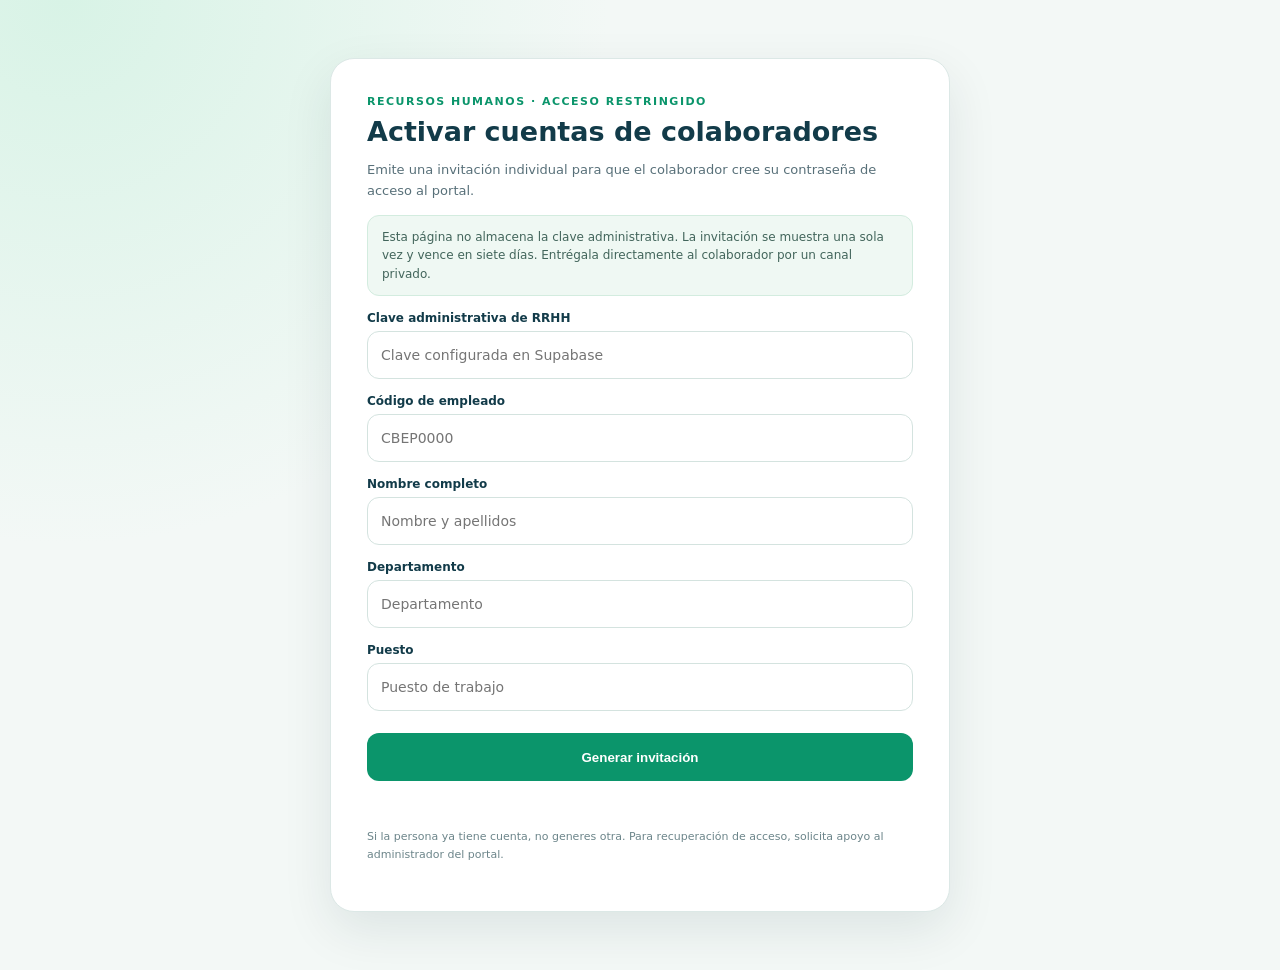
<file: admin-platanito.html>
<!doctype html>
<html lang="es">
<head>
<meta charset="utf-8">
<meta name="viewport" content="width=device-width,initial-scale=1">
<meta name="robots" content="noindex,nofollow">
<meta name="theme-color" content="#062a3a">
<title>Administración de cuentas | Agroindustrias Cayo Blanco</title>
<style>
:root{font-family:Inter,system-ui,-apple-system,"Segoe UI",sans-serif;color:#123b49;background:#f3f8f6}
*{box-sizing:border-box}body{margin:0;padding:28px 14px;background:radial-gradient(circle at 5% 0,#d8f3e6,transparent 35%),#f3f8f6}
main{width:min(620px,100%);margin:30px auto;padding:clamp(20px,5vw,36px);background:#fff;border:1px solid #dce8e6;border-radius:24px;box-shadow:0 18px 50px #062a3a18}
.kicker{font-size:11px;font-weight:800;letter-spacing:1.5px;color:#0b956b}h1{margin:8px 0 6px;font-size:27px}p{color:#587079;font-size:13px;line-height:1.6}
label{display:block;margin:15px 0 6px;font-size:12px;font-weight:800}
input{width:100%;min-height:48px;padding:0 13px;border:1px solid #d4e3df;border-radius:12px;font:inherit;font-size:14px;outline:none}
input:focus{border-color:#0b956b;box-shadow:0 0 0 3px #0b956b18}
button{min-height:48px;padding:0 18px;border:0;border-radius:12px;background:#0b956b;color:white;font-weight:800;cursor:pointer}
button:disabled{opacity:.6;cursor:wait}.primary{width:100%;margin-top:22px}
.notice{padding:12px 14px;background:#eff8f3;border:1px solid #d3ecdf;border-radius:12px;font-size:12px;line-height:1.55;color:#42655b}
#status{min-height:22px;margin-top:14px;font-size:13px}#result{display:none;margin-top:18px;padding:16px;border:1px solid #cde9dd;border-radius:14px;background:#f3fbf6}
#invite{display:block;margin:10px 0;padding:12px;background:white;border:1px dashed #8abfa4;border-radius:10px;overflow-wrap:anywhere;font:13px ui-monospace,monospace;user-select:text}
.small{font-size:11px;color:#6c858a}
</style>
</head>
<body>
<main>
<div class="kicker">RECURSOS HUMANOS · ACCESO RESTRINGIDO</div>
<h1>Activar cuentas de colaboradores</h1>
<p>Emite una invitación individual para que el colaborador cree su contraseña de acceso al portal.</p>
<div class="notice">Esta página no almacena la clave administrativa. La invitación se muestra una sola vez y vence en siete días. Entrégala directamente al colaborador por un canal privado.</div>

<label for="adminToken">Clave administrativa de RRHH</label>
<input id="adminToken" type="password" autocomplete="off" placeholder="Clave configurada en Supabase">

<label for="employeeCode">Código de empleado</label>
<input id="employeeCode" autocomplete="off" autocapitalize="characters" maxlength="16" placeholder="CBEP0000">

<label for="displayName">Nombre completo</label>
<input id="displayName" autocomplete="off" maxlength="160" placeholder="Nombre y apellidos">

<label for="department">Departamento</label>
<input id="department" autocomplete="off" maxlength="120" placeholder="Departamento">

<label for="jobTitle">Puesto</label>
<input id="jobTitle" autocomplete="off" maxlength="120" placeholder="Puesto de trabajo">

<button id="create" class="primary" type="button">Generar invitación</button>
<div id="status" role="status" aria-live="polite"></div>

<div id="result">
<strong>Invitación creada</strong>
<div id="invite"></div>
<button id="copy" type="button">Copiar invitación</button>
<p class="small" id="expiry"></p>
</div>
<p class="small">Si la persona ya tiene cuenta, no generes otra. Para recuperación de acceso, solicita apoyo al administrador del portal.</p>
</main>
<script>
(() => {
 const URL="https://brvzmmvhbhntnuwatuli.supabase.co";
 const KEY="sb_publishable_wNR0GBMwaxaMbR3kt-hd_g_VvkJDhlT";
 const $=id=>document.getElementById(id);
 let currentInvite="";
 $("employeeCode").addEventListener("input",e=>e.target.value=e.target.value.toUpperCase().replace(/[^A-Z0-9]/g,""));
 $("create").addEventListener("click",async()=>{
  const secret=$("adminToken").value.trim();
  const employeeCode=$("employeeCode").value.trim();
  const displayName=$("displayName").value.trim();
  const department=$("department").value.trim();
  const jobTitle=$("jobTitle").value.trim();
  $("result").style.display="none";currentInvite="";
  if(!secret||employeeCode.length<6||displayName.length<3){$("status").textContent="Completa la clave, el código y el nombre.";return}
  $("create").disabled=true;$("create").textContent="Generando...";$("status").textContent="Validando autorización...";
  try{
   const response=await fetch(URL+"/functions/v1/employee-invite",{
    method:"POST",
    headers:{"apikey":KEY,"Content-Type":"application/json","x-hr-admin-token":secret},
    body:JSON.stringify({employeeCode,displayName,department,jobTitle})
   });
   const data=await response.json().catch(()=>({}));
   if(!response.ok||!data.ok)throw new Error(data.error||"No fue posible emitir la invitación.");
   currentInvite=data.inviteToken;
   $("invite").textContent=currentInvite;
   $("expiry").textContent="Vence: "+new Date(data.expiresAt).toLocaleString("es-HN");
   $("result").style.display="block";$("status").textContent="Invitación lista. Entrégala directamente al colaborador.";
   $("employeeCode").value="";$("displayName").value="";$("department").value="";$("jobTitle").value="";
  }catch(error){$("status").textContent=error.message||"Error de conexión."}
  finally{$("create").disabled=false;$("create").textContent="Generar invitación"}
 });
 $("copy").addEventListener("click",async()=>{
  if(!currentInvite)return;
  try{await navigator.clipboard.writeText(currentInvite);$("copy").textContent="Copiada";}
  catch{$("invite").focus?.();$("status").textContent="Selecciona y copia la invitación manualmente."}
 });
})();
</script>
</body>
</html>
</file>
